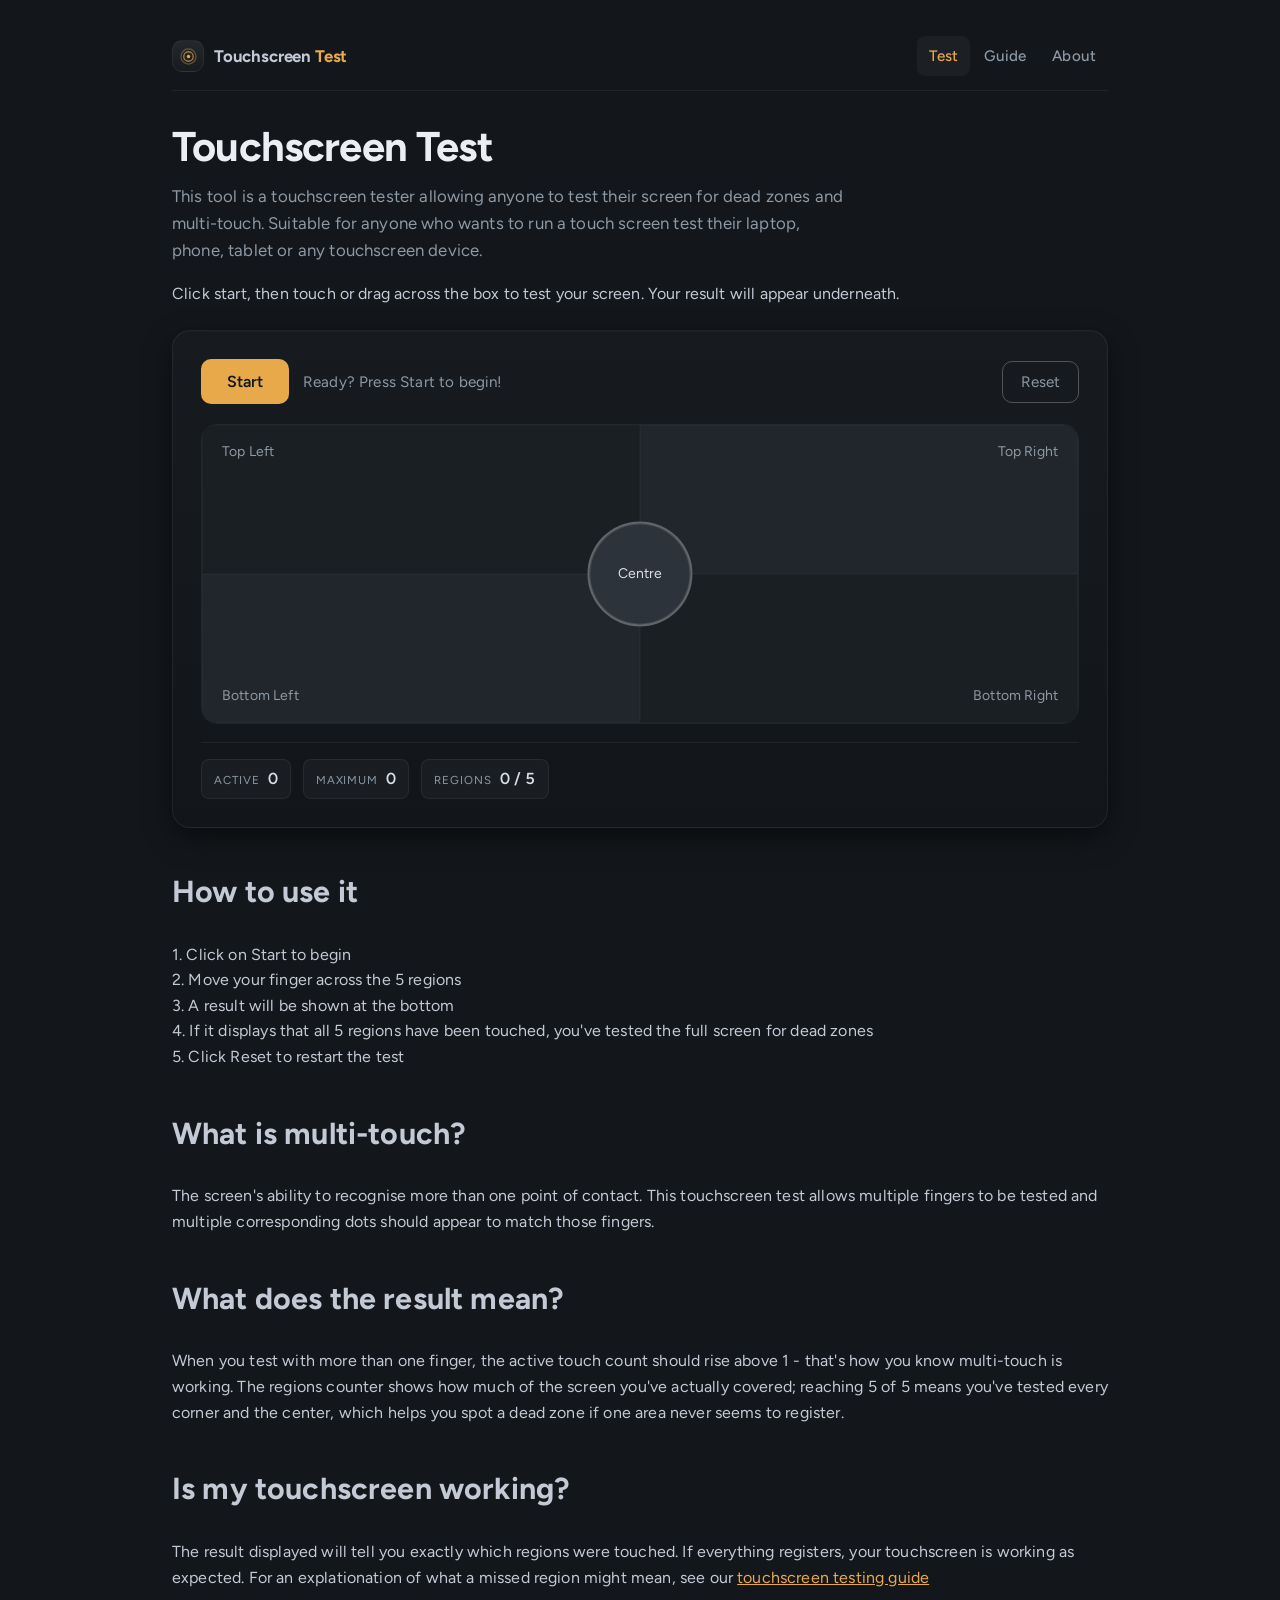
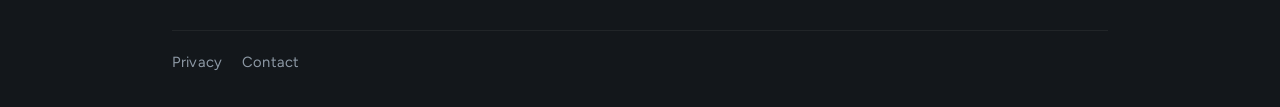
<file: index.html>
<!DOCTYPE html> 
<html lang="en">
<head>
<title>Touchscreen Test</title>
<!--Make viewport match device screen width in pixels, zoom at 100% -->
<meta name="viewport" content="width=device-width, initial-scale=1.0">
<meta name="google-site-verification" content="KKEMgLZklFAj59GcbcWxudozqbb_p53Q6Vcbcp5S3Hw" />
<meta name="description" content="test your touchscreen with touch points and multi-touch. Track your active and maximum touches."/>
<!-- Connect style.css and favicon.svg to index.html-->
<link rel="stylesheet" href="style.css">
<link rel="icon" href="favicon.svg" type="image/svg+xml">
</head>

<body>
<header class="site-header">
<!-- aria is for visually impaired users, span groups for styling effects -->
<a class="brand" href="index.html" aria-label="Touchscreen Test home"><span class="brand-mark" aria-hidden="true">
<!-- Creates concentric circles with ripple effect, radius 2.2, 6 and 9.5-->
<svg viewBox="0 0 24 24" fill="none" stroke="currentColor" stroke-linecap="round">
<circle cx="12" cy="12" r="2.2" fill="currentColor" stroke="none"/>
<circle cx="12" cy="12" r="6" stroke-width="1.6" opacity="0.7"/>
<circle cx="12" cy="12" r="9.5" stroke-width="1.6" opacity="0.35"/>
</svg>
</span>
<!-- Nesting so Test can be a different colour-->
<span class="brand-text">Touchscreen <span>Test</span></span>
</a>
<nav class="site-nav" aria-label="Main">
<!-- Informs assistive technologies test is current page -->
<a href="index.html" aria-current="page">Test</a>
<!-- Links to touchscreen guide and about touchscreen test-->
<a href="touchscreen-guide/touchscreen-guide.html">Guide</a>
<a href="about.html">About</a>
</nav>
</header>

<main> 

<h1 class="page-title">Touchscreen Test</h1>

<p class="lead">This tool is a touchscreen tester allowing anyone to test their screen for dead zones and 
multi-touch. Suitable for anyone who wants to run a touch screen 
test their laptop, phone, tablet or any touchscreen device.
</p>

<p>
Click start, then touch or drag across the box to test your screen.
Your result will appear underneath.
</p>

<div class="app-shell">
<div class="shell-bar">
<button id="start">Start</button>
<p id="test">Ready? Press Start to begin!</p>
<button id="reset">Reset</button>
</div>

<!-- Create test area and all the different regions of test area -->
<div id="test-area">
  <div id="region-top-left" class="region">Top Left</div>
  <div id="region-top-right" class="region">Top Right</div>
  <div id="region-bottom-left" class="region">Bottom Left</div>
  <div id="region-bottom-right" class="region">Bottom Right</div>
  <div id="region-center" class="region">Centre</div>

<!-- Fullscreen button -->
<button id="fullscreen" aria-label="Enter fullscreen">
<!-- Tell browser these parts should be formatted as SVG for fullscreen button -->
<svg xmlns="http://www.w3.org/2000/svg" width="24" height="24" viewBox="0 0 24 24" fill="none" stroke="currentColor" stroke-width="2" stroke-linecap="round" stroke-linejoin="round">
  <!-- Tells browser where to move to draw the fullscreen button, like a pen with coordinates -->
  <path d="M8 3H5a2 2 0 0 0-2 2v3"/>
  <path d="M21 8V5a2 2 0 0 0-2-2h-3"/>
  <path d="M3 16v3a2 2 0 0 0 2 2h3"/>
  <path d="M16 21h3a2 2 0 0 0 2-2v-3"/>
</svg>
</button>
</div>

<!-- span to target different parts of the text for the summary-->
<!-- data-state on active to update colour of count when active touches > 0 -->
<div class="status">
<p class="stat"><span class="stat-label">Active</span><span class="stat-value" id="active-touch-count" data-state="idle">0</span></p>
<p class="stat"><span class="stat-label">Maximum</span><span class="stat-value" id="max-touch-count">0</span></p>
<p class="stat"><span class="stat-label">Regions</span><span class="stat-value" id="regions-status">0 / 5</span></p>
<p id="summary"></p>
</div>

</div>

<!-- Guide user about using this site and the result -->
<h2>How to use it</h2>

<p>
1. Click on Start to begin <br>
2. Move your finger across the 5 regions <br>
3. A result will be shown at the bottom <br>
4. If it displays that all 5 regions have been touched, you've tested the full screen for dead zones <br>
5. Click Reset to restart the test
</p>

<h2>What is multi-touch?</h2>

<p>The screen's ability to recognise more than one point of contact. This touchscreen test
allows multiple fingers to be tested and multiple corresponding dots should appear to match
those fingers.</p>

<h2>What does the result mean?</h2>

<p>When you test with more than one finger, the active touch count should rise above 1 -
that's how you know multi-touch is working. The regions counter shows how much of the screen 
you've actually covered; reaching 5 of 5 means you've tested every corner and the center, which 
helps you spot a dead zone if one area never seems to register.
</p>

<h2>Is my touchscreen working?</h2>

<p>
The result displayed will tell you exactly which regions were touched. If 
everything registers, your touchscreen is working as expected. For an explationation
of what a missed region might mean, see our
<a href="touchscreen-guide/touchscreen-guide.html">touchscreen testing guide
</a>
</p>

</main>
<!-- Link index.html to script.js -->
<script src="script.js"></script>

<footer>
<!-- Footer links to my email and privacy site -->
    <a href="privacy/privacy.html">Privacy</a>
    <a href="mailto:pikagoated@gmail.com">Contact</a>
</footer>

</body>
</html>
</file>
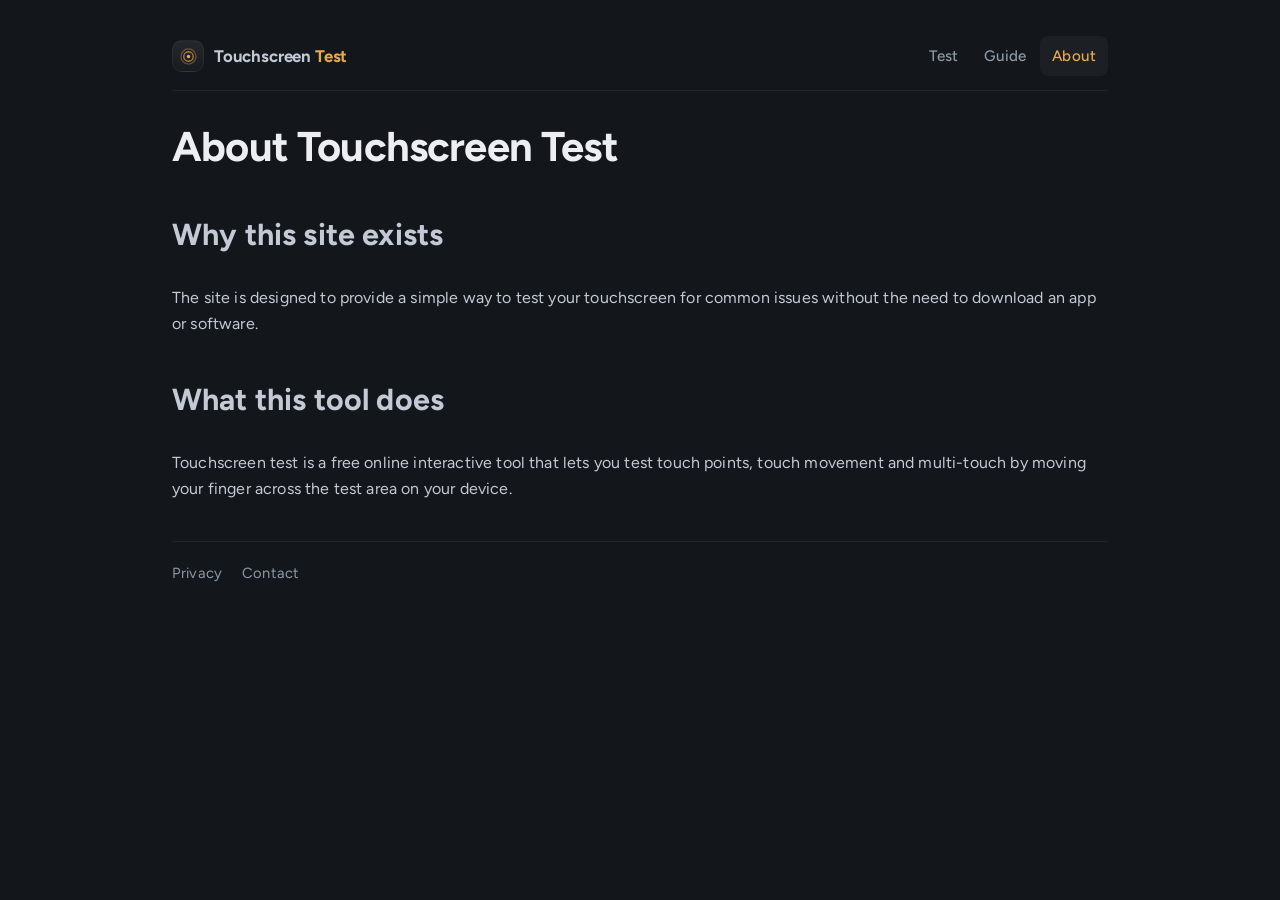
<file: about.html>
<!DOCTYPE html>
<html lang="en">
<head>
    <title>About Touchscreen Test</title>
    <!--Make viewport match device screen width in pixels, zoom at 100% -->
    <meta name="viewport" content="width=device-width, initial-scale=1.0">
    <meta name="description" content="about touchscreen test and what we do">
    <!-- Connect style.css and favicon.svg to about.html-->
    <link rel="stylesheet" href="style.css">
    <link rel="icon" href="favicon.svg" type="image/svg+xml">
</head>

<body>

<header class="site-header">
<!-- aria is for visually impaired users, span groups for styling effects -->
<a class="brand" href="index.html" aria-label="Touchscreen Test home">
<span class="brand-mark" aria-hidden="true">
<!-- Creates concentric circles with ripple effect, radius 2.2, 6 and 9.5-->
<svg viewBox="0 0 24 24" fill="none" stroke="currentColor" stroke-linecap="round">
<circle cx="12" cy="12" r="2.2" fill="currentColor" stroke="none"/>
<circle cx="12" cy="12" r="6" stroke-width="1.6" opacity="0.7"/>
<circle cx="12" cy="12" r="9.5" stroke-width="1.6" opacity="0.35"/>
</svg>
</span>
<!-- Nesting so Test can be a different colour-->
<span class="brand-text">Touchscreen <span>Test</span></span>
</a>
<!-- Links to touchscreen guide and test-->
<nav class="site-nav" aria-label="Main">
<a href="index.html">Test</a>
<a href="touchscreen-guide/touchscreen-guide.html">Guide</a>
<!-- Informs assistive technologies about is current page -->
<a href="about.html" aria-current="page">About</a>
</nav>
</header>

<main>

<h1 class="page-title">About Touchscreen Test</h1>

<!-- Text to user to inform them about touchscreen test -->

<h2>Why this site exists</h2>
<p>The site is designed to provide a simple way to test
your touchscreen for common issues without the need to download an app
or software.
</p>

<h2>What this tool does</h2>
<p>
Touchscreen test is a free online interactive tool that lets you
test touch points, touch movement and multi-touch by moving your finger
across the test area on your device.
</p>

</main>

<footer>
<!-- Footer links to my email and privacy site -->
    <a href="privacy/privacy.html">Privacy</a>
    <a href="mailto:pikagoated@gmail.com">Contact</a>
</footer>

</body>
</html>
</file>
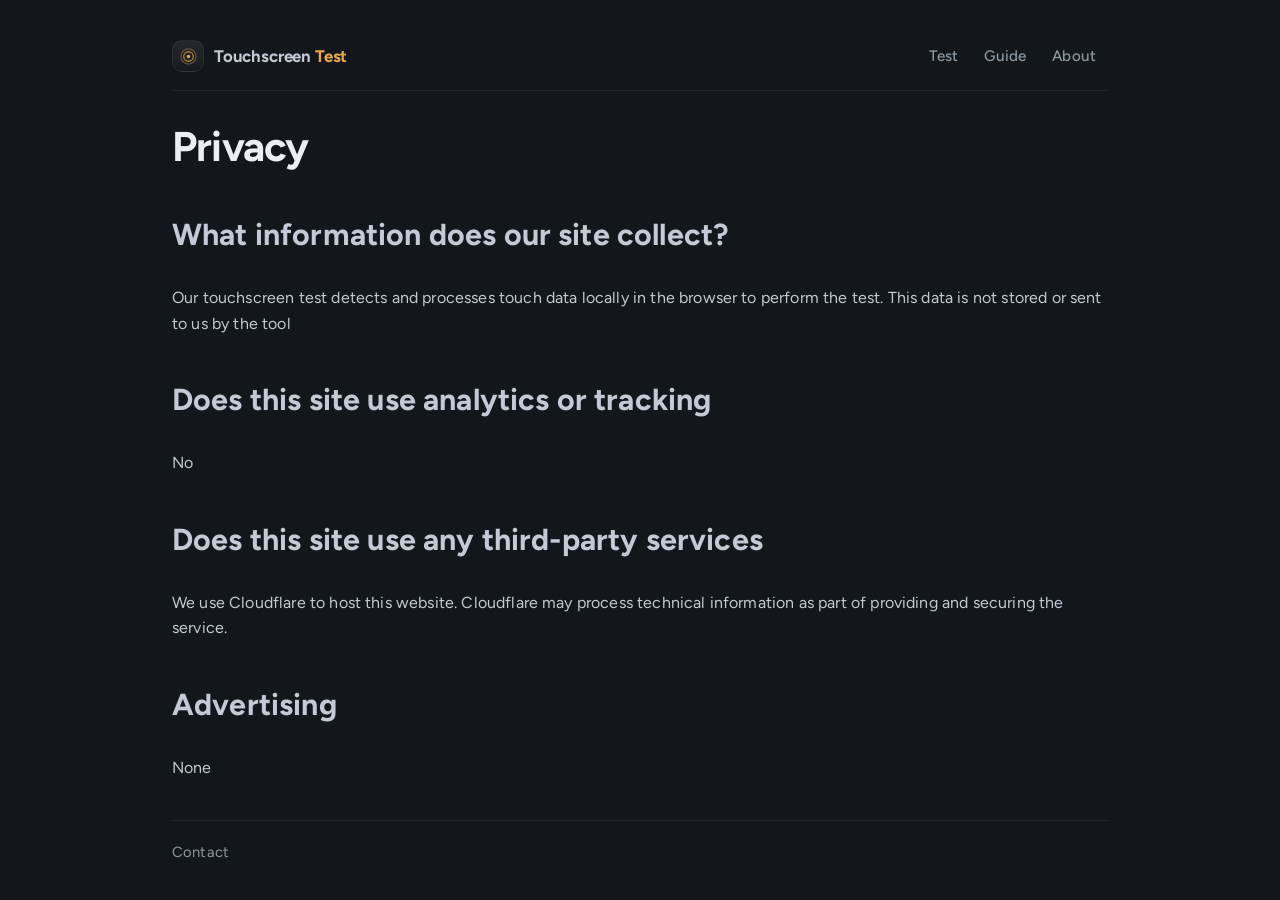
<file: privacy/privacy.html>
<!DOCTYPE html> 
<html lang="en">
<head>
<title>Privacy</title>
<!--Make viewport match device screen width in pixels, zoom at 100% -->
<meta name="viewport" content="width=device-width, initial-scale=1.0">
<meta name="description" content="tells user how their data and privacy is handled">
<!-- Connect style.css and favicon.svg to privacy.html-->
<link rel="stylesheet" href="../style.css">
<link rel="icon" href="../favicon.svg" type="image/svg+xml">
</head>

<body>

<header class="site-header">
<!-- aria is for visually impaired users, span groups for styling effects -->
<a class="brand" href="../index.html" aria-label="Touchscreen Test home">
<span class="brand-mark" aria-hidden="true">
<!-- Creates concentric circles with ripple effect, radius 2.2, 6 and 9.5-->
<svg viewBox="0 0 24 24" fill="none" stroke="currentColor" stroke-linecap="round">
<circle cx="12" cy="12" r="2.2" fill="currentColor" stroke="none"/>
<circle cx="12" cy="12" r="6" stroke-width="1.6" opacity="0.7"/>
<circle cx="12" cy="12" r="9.5" stroke-width="1.6" opacity="0.35"/>
</svg>
</span>
<!-- Nesting so Test can be a different colour-->
<span class="brand-text">Touchscreen <span>Test</span></span>
</a>
<nav class="site-nav" aria-label="Main">
<!-- Links to touchscreen guide and about touchscreen test and test-->
<a href="../index.html">Test</a>
<a href="../touchscreen-guide/touchscreen-guide.html">Guide</a>
<a href="../about.html">About</a>
</nav>
</header>

<main>

<h1 class="page-title">Privacy</h1>

<!-- Text informing user about their privacy and how their data is handled -->
<h2>What information does our site collect?</h2>

<p>Our touchscreen test detects and processes touch data locally in the browser to 
perform the test. This data is not stored or sent to us by the tool </p>

<h2> Does this site use analytics or tracking </h2>
<p> No </p>

<h2> Does this site use any third-party services </h2>
<p>We use Cloudflare to host this website. Cloudflare may 
process technical information as part of providing
and securing the service.</p>

<h2> Advertising </h2>
<p> None </p>

</main>

<footer>
<!-- Footer link to my email -->
<a href="mailto:pikagoated@gmail.com">Contact</a>

</footer>

</body>
</html>
</file>
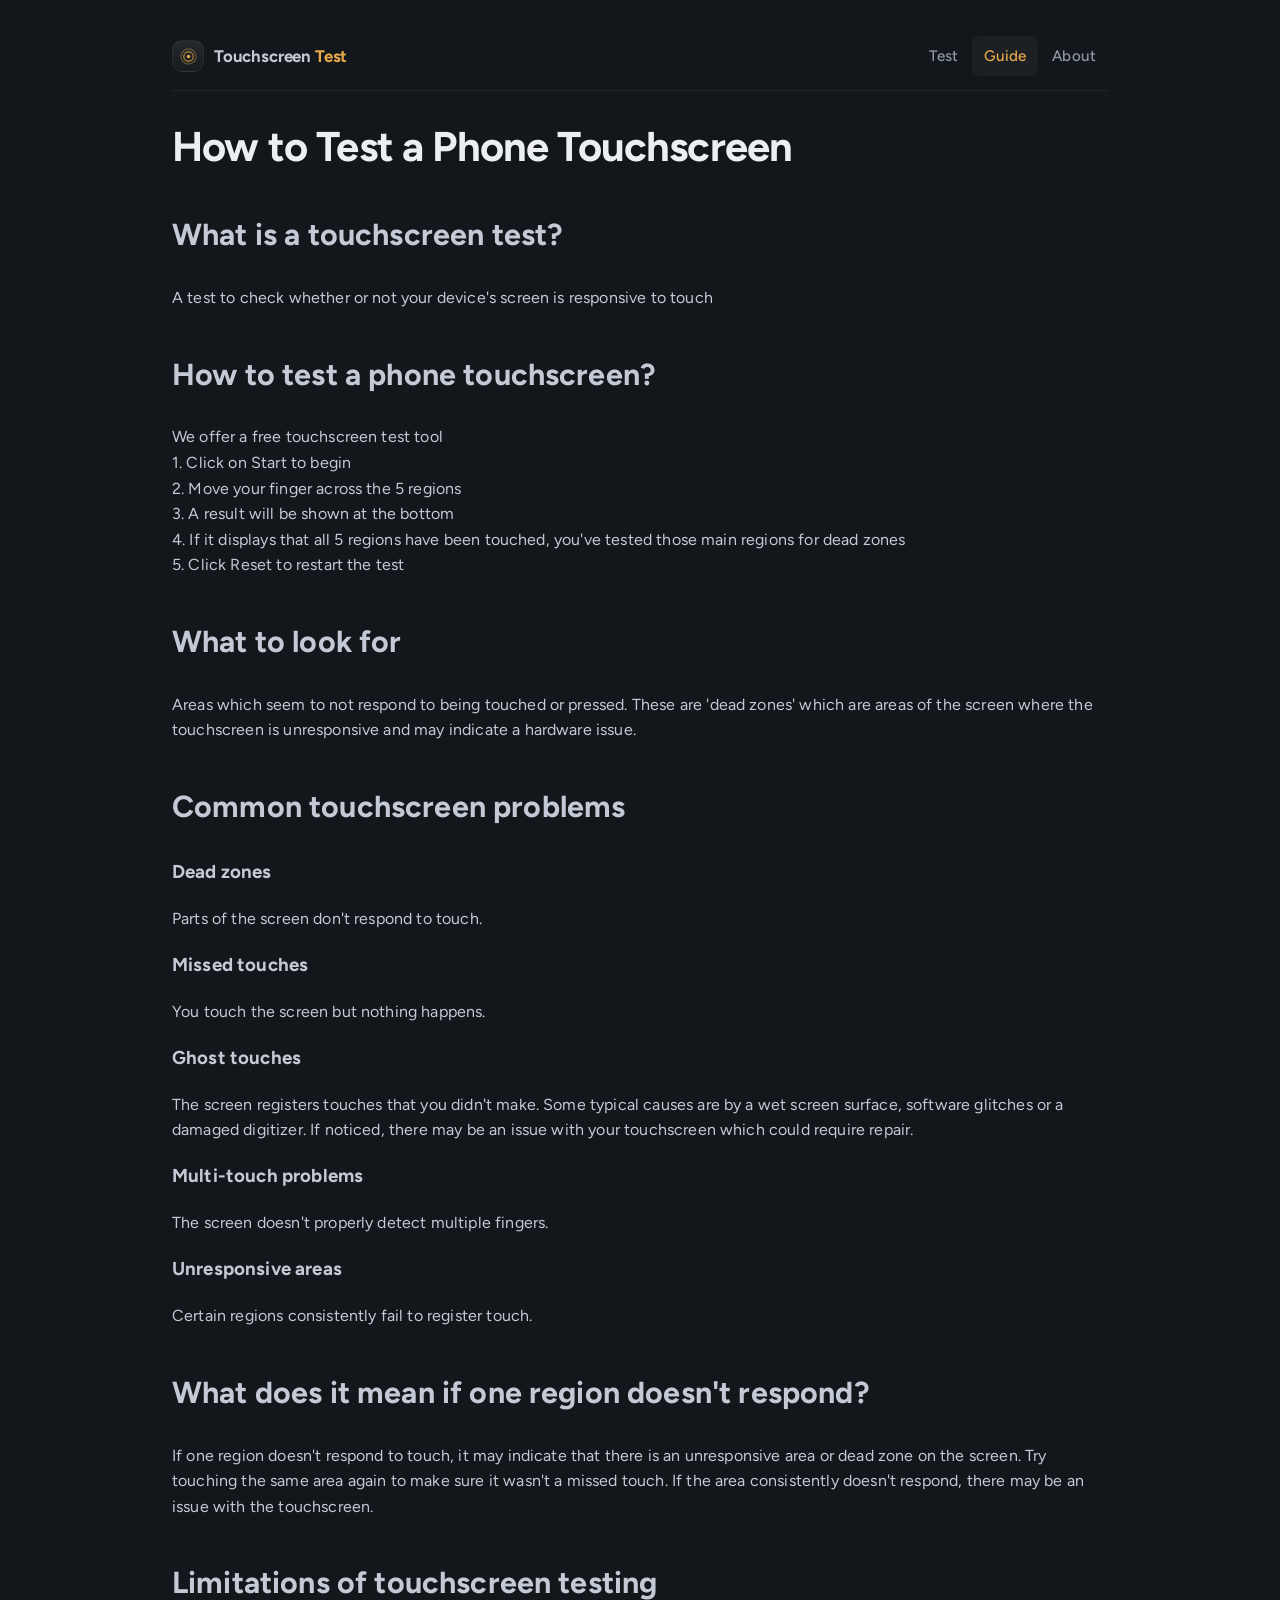
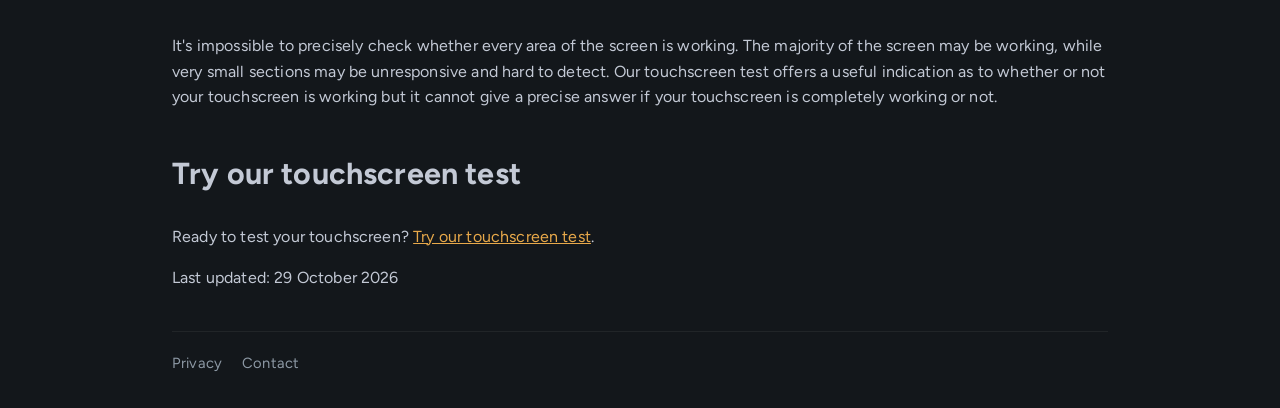
<file: touchscreen-guide/touchscreen-guide.html>
<!DOCTYPE html>
<html lang="en">
<head>
    <title>How to Test a Phone Touchscreen</title>
    <!--Make viewport match device screen width in pixels, zoom at 100% -->
    <meta name="viewport" content="width=device-width, initial-scale=1.0">
    <meta name="description" content="a guide on common touchscreen problems, and how to test for them.">
    <!-- Connect style.css and favicon.svg to touchscreen-guide.html-->
    <link rel="stylesheet" href="../style.css">
    <link rel="icon" href="../favicon.svg" type="image/svg+xml">
</head>

<body>

<header class="site-header">
<!-- aria is for visually impaired users, span groups for styling effects -->
<a class="brand" href="../index.html" aria-label="Touchscreen Test home">
<!-- Creates concentric circles with ripple effect, radius 2.2, 6 and 9.5-->
<span class="brand-mark" aria-hidden="true">
<svg viewBox="0 0 24 24" fill="none" stroke="currentColor" stroke-linecap="round">
<circle cx="12" cy="12" r="2.2" fill="currentColor" stroke="none"/>
<circle cx="12" cy="12" r="6" stroke-width="1.6" opacity="0.7"/>
<circle cx="12" cy="12" r="9.5" stroke-width="1.6" opacity="0.35"/>
</svg>
</span>
<!-- Nesting so Test can be a different colour-->
<span class="brand-text">Touchscreen <span>Test</span></span>
</a>
<nav class="site-nav" aria-label="Main">
<!-- Links to test and about touchscreen test-->
<a href="../index.html">Test</a>
<!-- Informs assistive technologies touchscreen guide is current page -->
<a href="touchscreen-guide.html" aria-current="page">Guide</a>
<a href="../about.html">About</a>
</nav>
</header>

<!-- Text to user guiding them on how to use touchscreen test -->
<main>
<h1 class="page-title">How to Test a Phone Touchscreen</h1>

<h2>What is a touchscreen test?</h2>
<p>A test to check whether or not your device's screen is responsive to
touch </p>

<h2>How to test a phone touchscreen?</h2>
<p>We offer a free touchscreen test tool<br>
1. Click on Start to begin <br>
2. Move your finger across the 5 regions <br>
3. A result will be shown at the bottom <br>
4. If it displays that all 5 regions have been touched, you've tested those main regions for dead zones <br>
5. Click Reset to restart the test </p>

<h2>What to look for</h2>
<p> Areas which seem to not respond to being touched or pressed.
These are 'dead zones' which are areas of the screen where the touchscreen
is unresponsive and may indicate a hardware issue. </p>

<h2>Common touchscreen problems</h2>


<h3> Dead zones </h3>
<p>Parts of the screen don't respond to touch.</p>

<h3> Missed touches </h3>
<p> You touch the screen but nothing happens. </p>

<h3>Ghost touches</h3>
<p> The screen registers touches that you didn't make. Some typical causes are
by a wet screen surface, software glitches or a damaged digitizer. If noticed, there
may be an issue with your touchscreen which could require repair.</p>

<h3>Multi-touch problems </h3>
<p>The screen doesn't properly detect multiple fingers. </p>

<h3>Unresponsive areas</h3>
<p> Certain regions consistently fail to register touch.</p>

<h2>What does it mean if one region doesn't respond?</h2>
<p>If one region doesn't respond to touch, it may indicate that there is an
unresponsive area or dead zone on the screen. Try touching the same area again to
make sure it wasn't a missed touch. If the area consistently doesn't respond, 
there may be an issue with the touchscreen. </p>


<h2>Limitations of touchscreen testing</h2>
<p> It's impossible to precisely check whether every area of the screen is working. The majority of the screen may be working,
while very small sections may be unresponsive and hard to detect. Our touchscreen test offers a useful indication as to whether or 
not your touchscreen is working but it cannot give a precise answer if your touchscreen
is completely working or not. </p>

<h2>Try our touchscreen test</h2>
<p>
Ready to test your touchscreen?
<a href="../index.html">Try our touchscreen test</a>.
</p>

<p>Last updated: 29 October 2026</p>

</main>

<footer>
<!-- Footer links to my email and privacy site -->
    <a href="../privacy/privacy.html">Privacy</a>
    <a href="mailto:pikagoated@gmail.com">Contact</a>
</footer>

</body>
</html>
</file>
<file: style.css>
/* Import the site's font style */
@import url('https://fonts.googleapis.com/css2?family=Figtree:wght@300;400;500;600;700;800&display=swap');

/* Define variables */
:root {

--background: hsl(210 18% 9%);
--surface: hsl(210 18% 13%);
--text: hsl(220 18% 80%);
--muted-text: hsl(210 12% 60%);
--accent: hsl(36 77% 60%);
--accent-strong: hsl(36 30% 45%);

--outline: rgba(255, 255, 255, 0.25);
--border: rgba(255,255,255,0.06); 
--glass: rgba(255,255,255,0.03);  
--region-tleft: hsl(210 16% 12%);
--region-tright: hsl(210 16% 15%);
--region-bleft: hsl(210 16% 15%);
--region-bright: hsl(210 16% 12%);
--region-centre: hsl(210 14% 20%);
--radius: 12px;
--gap: 20px;
}

/* Apply border box to every element (padding and box are included) */
* {
box-sizing: border-box;
}

/* Handles the actual page */
body {
background-color: var(--background);
color: var(--text);
font-size: 16px;
font-family: "Figtree", "Roboto", system-ui, -apple-system, "Segoe UI", sans-serif;
line-height: 1.6;
margin:0 auto;
max-width: 1000px;
padding: 32px;
min-height: 100vh;
/* Makes text look smoother on MacOS and Windows */
-webkit-font-smoothing: antialiased;
-moz-osx-font-smoothing: grayscale;
letter-spacing: 0.01em;
}

/* Handles the card containing the entire tool */
.app-shell {
  background: linear-gradient(180deg, rgba(255,255,255,0.02), rgba(0,0,0,0.03));
  border: 1px solid var(--border); 
  box-shadow: 0 10px 30px rgba(0,0,0,0.45), inset 0 1px 0 rgba(255,255,255,0.02);
  border-radius: 18px;
  padding: 28px;
  margin: 24px 0;
}

/*  Condition to apply if max-width <= 600px */
@media (max-width: 600px) {
  .app-shell { padding: 16px; border-radius: 12px; }
}

/* Handles links */
/* Hover and visible focus for if mouse is hovering or keyboard is focused on the link */
a {
color: var(--accent);
}

a:hover {
color: var(--text);
}

a:focus-visible {
outline: 2px solid var(--accent);
}

/* Handles the buttons, namely starta and reset */
button {
border-radius: 10px;
font-size: 16px;
padding: 12px 20px;
font-family: inherit;
color: var(--background);
background-color: var(--accent);
border: none;
cursor: pointer;

}

button:hover {
background-color: var(--accent-strong);
}

/* Handles the main article text */
h2 {
/* Set minimum, preferred and maxmimum font sizes */
font-size: clamp(1.4rem, 4vw, 1.9rem);
margin-top: 40px;
}

/* Handles things in header tag*/
header {
display: flex;
align-items: center;
gap: 10px;
font-size: 25px;
/* Allows items to move onto a seperate line */
flex-wrap: wrap;
}

header h1 {
width: 100%;
margin: 0;
/* Handles vertical spacing between text */
line-height: 1.2;
}

/* Handles the test area itself */
#test-area {
border: 1px solid var(--border);
min-height: 300px;
/* Don't do things like scrolling, pinch-to-zoom in test area */
touch-action: none;
position: relative;
/* Doesn't allow user to highlight or select text */
user-select: none;
/*Doesn't allow test area to be dragged */
-webkit-user-drag: none;
border-radius: 16px;
/* Hides anything extending outside test area */
overflow: hidden;
}

/* Handles the actual pointer */
.touch-point {
background-color: var(--accent);
width: 36px;
height: 36px;
border-radius: 50%;
/* Relative to parent element */
position: absolute;
/* Aligns mouse with centre of pointer not bottom right */
transform: translate(-50%, -50%);
}

/* These all handle the different section of regions */
/* justify-content handles where they're positioned horizontally */
/* align-items handles where they're positioned vertically */
#region-top-left {
position: absolute;
top: 0;
left: 0;
width: 50%;
height: 50%;
background-color: var(--region-tleft);  
}

#region-top-right {
position: absolute;
top: 0;
right: 0;
width: 50%;
height: 50%;
background-color: var(--region-tright);
justify-content: flex-end;
}

#region-bottom-left {
position: absolute;
bottom: 0;
left: 0;
width: 50%;
height: 50%;
background-color: var(--region-bleft);
align-items: flex-end;
}

#region-bottom-right {
position: absolute;
bottom: 0;
right: 0;
width: 50%;
height: 50%;
background-color: var(--region-bright);
justify-content: flex-end;
align-items: flex-end;
}

#region-center {
position: absolute;
top: 50%;
left: 50%;
width: 12%;
aspect-ratio: 1;
border-radius: 50%;
transform: translate(-50%, -50%);
background-color: var(--region-centre);
border: 2px solid var(--outline);
justify-content: center;
align-items: center;
padding: 0;
overflow: hidden;
}

/* Shared style for each region */
.region {
display: flex;
padding: 16px 20px;
font-size: 14px;
color: var(--muted-text);
}

/* Reserve space for summary */
/* Section 3 hides this */
#summary {
min-height: 1.5em;
}

/* Handles footer spacing */
/* Section 3 restyles this */
footer {
margin-top: 30px;
}

/* Handles the actual running results: active, maximum and regions touched */
/* Section 3 redoes this */
.status {
display: flex;
flex-wrap: wrap;
gap: 8px 24px;
}

/* Backup nav but Section 1 has its own nav */
header nav {
display: flex;
gap: 20px;
}

/* If max-width is less than 480px for links in header */
/* Redone in Section 1 */
@media (max-width: 480px) {
header a {
font-size: 16px;
}
}

/* If max widtth is less than 600px, resizes region-centre */
/* Meant to help for resizing for mobile users */
@media (max-width: 600px) {
#region-center {
font-size: clamp(9px, 2.45vw, 11px)
}
body {padding: 16px;
}
}

/* Handles fullscreen button */
#fullscreen {
top: 1px;
position: absolute;
/* Ensures the touchscreen button appears over the pointers */
z-index: 1;
display: none;
background-color: transparent;
border: none;
border-radius: 0px;
padding: 8px;
color: white;
/* Changes mouse to a hand when hovering over fullscreen button */
cursor: pointer;
left: 50%;
transform: translateX(-50%);
}

/* ============================================================
   Section 1 - Site header, brand mark & primary navigation
   ============================================================ */

/* Handles the site header navigation between test, guide and about */
.site-header {
display: flex;
align-items: center;
justify-content: space-between;
gap: 16px;
font-size: 16px;
padding: 4px 0 14px;
margin: 0 0 32px;
border-bottom: 1px solid var(--border);
}

/* Handles the website logo */
.brand {
display: inline-flex;
align-items: center;
gap: 10px;
font-size: 1.05rem;
font-weight: 700;
letter-spacing: -0.01em;
color: var(--text);
/* Removes underline from hyperlink (logo is also a link) */
text-decoration: none;
white-space: nowrap;
}

/* Effect for when mouse is hovering logo */
.brand:hover {
color: var(--text);
}

/* Handles the tile behind the logo */
.brand-mark {
display: grid;
/* Centers logo inside */
place-items: center;
width: 32px;
height: 32px;
border-radius: 10px;
border: 1px solid var(--border);
background: linear-gradient(180deg, rgba(255,255,255,0.08), rgba(255,255,255,0.02));
color: var(--accent);
/* Tells tile to keep its natural size */
flex: none;
}

/* Handles the logo itself */
.brand-mark svg {
width: 19px;
height: 19px;
}

/* Makes the word "Test" appear different colour */
.brand-text span {
color: var(--accent);
}

/* Handles how the site links for test, guide and about are displayed */
.site-nav {
display: flex;
align-items: center;
gap: 2px;
}

/* Handles how the site links themselve's look like */
.site-nav a {
color: var(--muted-text);
text-decoration: none;
font-size: 0.95rem;
font-weight: 500;
padding: 8px 12px;
border-radius: 8px;
/* Handles the time for the links to change color and background color when 
mouse hovers over them */
transition: color 0.15s ease, background-color 0.15s ease;
}

/* Handles what happens when mouse hovers over a link */
.site-nav a:hover {
color: var(--text);
background-color: rgba(255,255,255,0.05);
}

/* Sets a style for the current page you're on */
.site-nav a[aria-current="page"] {
color: var(--accent);
background-color: rgba(255,255,255,0.04);
}

/* Page heading that replaces the old header <h1> */
.page-title {
font-size: clamp(1.9rem, 5vw, 2.6rem);
line-height: 1.15;
letter-spacing: -0.02em;
margin: 0 0 12px;
color: hsl(220 25% 94%);
}

/* Handles the introducing paragraph */
.lead {
font-size: 1.05rem;
color: var(--muted-text);
/* Sets maximum width to about 62 characters */
max-width: 62ch;
margin-top: 0;
}

/* Resizes the site navigation to fit if max-width < 560 px */
@media (max-width: 560px) {
.site-nav a {
font-size: 0.875rem;
padding: 7px 9px;
}
}

/* Remove brand logo if max-width < 420px so everything else fits on smaller screens */
@media (max-width: 420px) {
.brand-text {
display: none;
}
.site-header {
margin-bottom: 24px;
}
}

/* ============================================================
   Section 2 - Test area: palette, legibility & touch feedback
   ============================================================ */

/* Handles all the regions of test area */
/* Gives them a slight shadow to make them look raised and handles transition
whenever any of their colors or shadows change */
.region {
transition: background-color 0.25s ease, color 0.25s ease, box-shadow 0.25s ease;
box-shadow: inset 0 0 0 1px rgba(255,255,255,0.025);
}

/* Centre label needs a lighter foreground on its grey disc */
#region-center {
color: hsl(220 20% 88%);
box-shadow: inset 0 0 0 1px rgba(255,255,255,0.12);
}

/* Makes region light up when touched */
.region.is-touched {
background-color: hsl(38 42% 15%);
color: hsl(38 85% 72%);
box-shadow: inset 0 0 0 1px hsla(36, 77%, 60%, 0.40),
            inset 0 0 42px hsla(36, 77%, 60%, 0.10);
}

/* Makes region light up when touched but making centre slightly brighter */
#region-center.is-touched {
background-color: hsl(38 42% 18%);
color: hsl(38 85% 74%);
box-shadow: inset 0 0 0 1px hsla(36, 77%, 60%, 0.45),
            inset 0 0 24px hsla(36, 77%, 60%, 0.14);
}

/* ============================================================
   Section 3 - Shell chrome: control bar, status readout,
   fullscreen button, footer & focus states
   ============================================================ */

/* --- Control bar: Start, prompt and Reset share one row --- */
.shell-bar {
display: flex;
align-items: center;
gap: 14px;
flex-wrap: wrap;
margin-bottom: 20px;
}

/* Formats the prompt text to take leftover space on same line as Start and Reset */
.shell-bar #test {
margin: 0;
flex: 1 1 auto;
font-size: 0.95rem;
color: var(--muted-text);
}

/* Formats Start button, high font weight so it appears bold */
#start {
font-weight: 600;
padding: 13px 26px;
}

/* Formats Reset button */
#reset {
margin-left: auto;
background: transparent;
border: 1px solid var(--outline);
color: var(--muted-text);
font-size: 0.95rem;
padding: 11px 18px;
/* Handles animatuon for when it's colors change */
transition: color 0.15s ease, border-color 0.15s ease, background-color 0.15s ease;
}

/* Changes colors when mouse is hovering over reset button */
#reset:hover {
background: rgba(255,255,255,0.05);
border-color: var(--accent);
color: var(--accent);
}

/* Dims out buttons which are disabled after being pressed */
/* Makes cursor a cancel sign when try to hover over it */
button:disabled {
opacity: 0.45;
cursor: not-allowed;
}

/* Changes background color of Start button when it's disabled, preventing it from
lighting up like rest of test area */
#start:disabled:hover {
background-color: var(--accent);
}

/* Handles when user tries to access buttons using keyboard */
button:focus-visible {
outline: 2px solid var(--accent);
outline-offset: 2px;
}

/* Formatting results from test area */
.status {
display: flex;
flex-wrap: wrap;
align-items: center;
gap: 10px 12px;
margin-top: 18px;
padding-top: 16px;
border-top: 1px solid var(--border);
}

/* Remove default paragraph margins */
.status p {
margin: 0;
}

/* Hides the paragraphs for summary when they are empty*/
.status p:empty {
display: none;
}

/* Handles the results summary part */
.stat {
display: flex;
/* Aligns text so they sit along the same baseline */
align-items: baseline;
gap: 8px;
padding: 6px 12px;
border-radius: 8px;
background: var(--glass);
border: 1px solid var(--border);
}

/* Handles the actual text of the summary maximum, active, regions */
.stat-label {
font-size: 0.72rem;
/* Makes the text uppercase */
text-transform: uppercase;
letter-spacing: 0.08em;
color: var(--muted-text);
}

/* handles the numbers themselve */
.stat-value {
font-size: 1rem;
font-weight: 600;
/* Formats the numbers to keep same width and not shift when they change */
font-variant-numeric: tabular-nums;
color: hsl(220 20% 88%);
transition: color 0.15s ease;
}

/* Makes active counter be amber when active counter > 0 */
.stat-value[data-state="live"] {
color: var(--accent);
}

/* Handles the summary sentence */
#summary {
flex-basis: 100%;
font-size: 0.95rem;
color: var(--text);
}

/* Gives the summay a color when all 5 regions have been touched */
#summary[data-state="complete"] {
color: hsl(38 85% 72%);
}

/* Handles the fullscreen button */
#fullscreen {
top: 10px;
left: 50%;
transform: translateX(-50%);
display: none;
width: 40px;
height: 40px;
padding: 10px;
border-radius: 10px;
border: 1px solid var(--border);
background: rgba(19, 23, 27, 0.72);
color: var(--muted-text);
/* Applies visual effects to the tile behind fullscreen button */
backdrop-filter: blur(6px);
-webkit-backdrop-filter: blur(6px);
transition: color 0.15s ease, border-color 0.15s ease, background-color 0.15s ease;
}

/* Changes color of fullscreen button when mouse hovers over it */
#fullscreen:hover {
background: rgba(19, 23, 27, 0.9);
border-color: var(--accent);
color: var(--accent);
}

/* Handles the fullscreen icon */
#fullscreen svg {
display: block;
width: 20px;
height: 20px;
}

/* --- Footer --- */

/* Adds space between the privacy and contact footers */
footer {
display: flex;
flex-wrap: wrap;
gap: 20px;
margin-top: 40px;
padding-top: 20px;
border-top: 1px solid var(--border);
font-size: 0.92rem;
}

/* Handles the actual footer links themselves so they appear dimmer */
footer a {
color: var(--muted-text);
text-decoration: none;
}

/* Creates visual effects on footer link only when mouse hovers above them */
footer a:hover {
color: var(--accent);
text-decoration: underline;
}

/* --- Narrow screens: buttons share one row, prompt drops below --- */
@media (max-width: 600px) {
.shell-bar {
gap: 10px;
}

/* Sends the text prompt to start after both buttons */
/* Makes the text prompt take up full horizontal space, so it formats below the buttons */
.shell-bar #test {
order: 3;
flex-basis: 100%;
}

/* Handles start button padding */
#start {
padding: 12px 22px;
}

/* Handles reset button padding */
#reset {
padding: 10px 16px;
}
}
</file>
